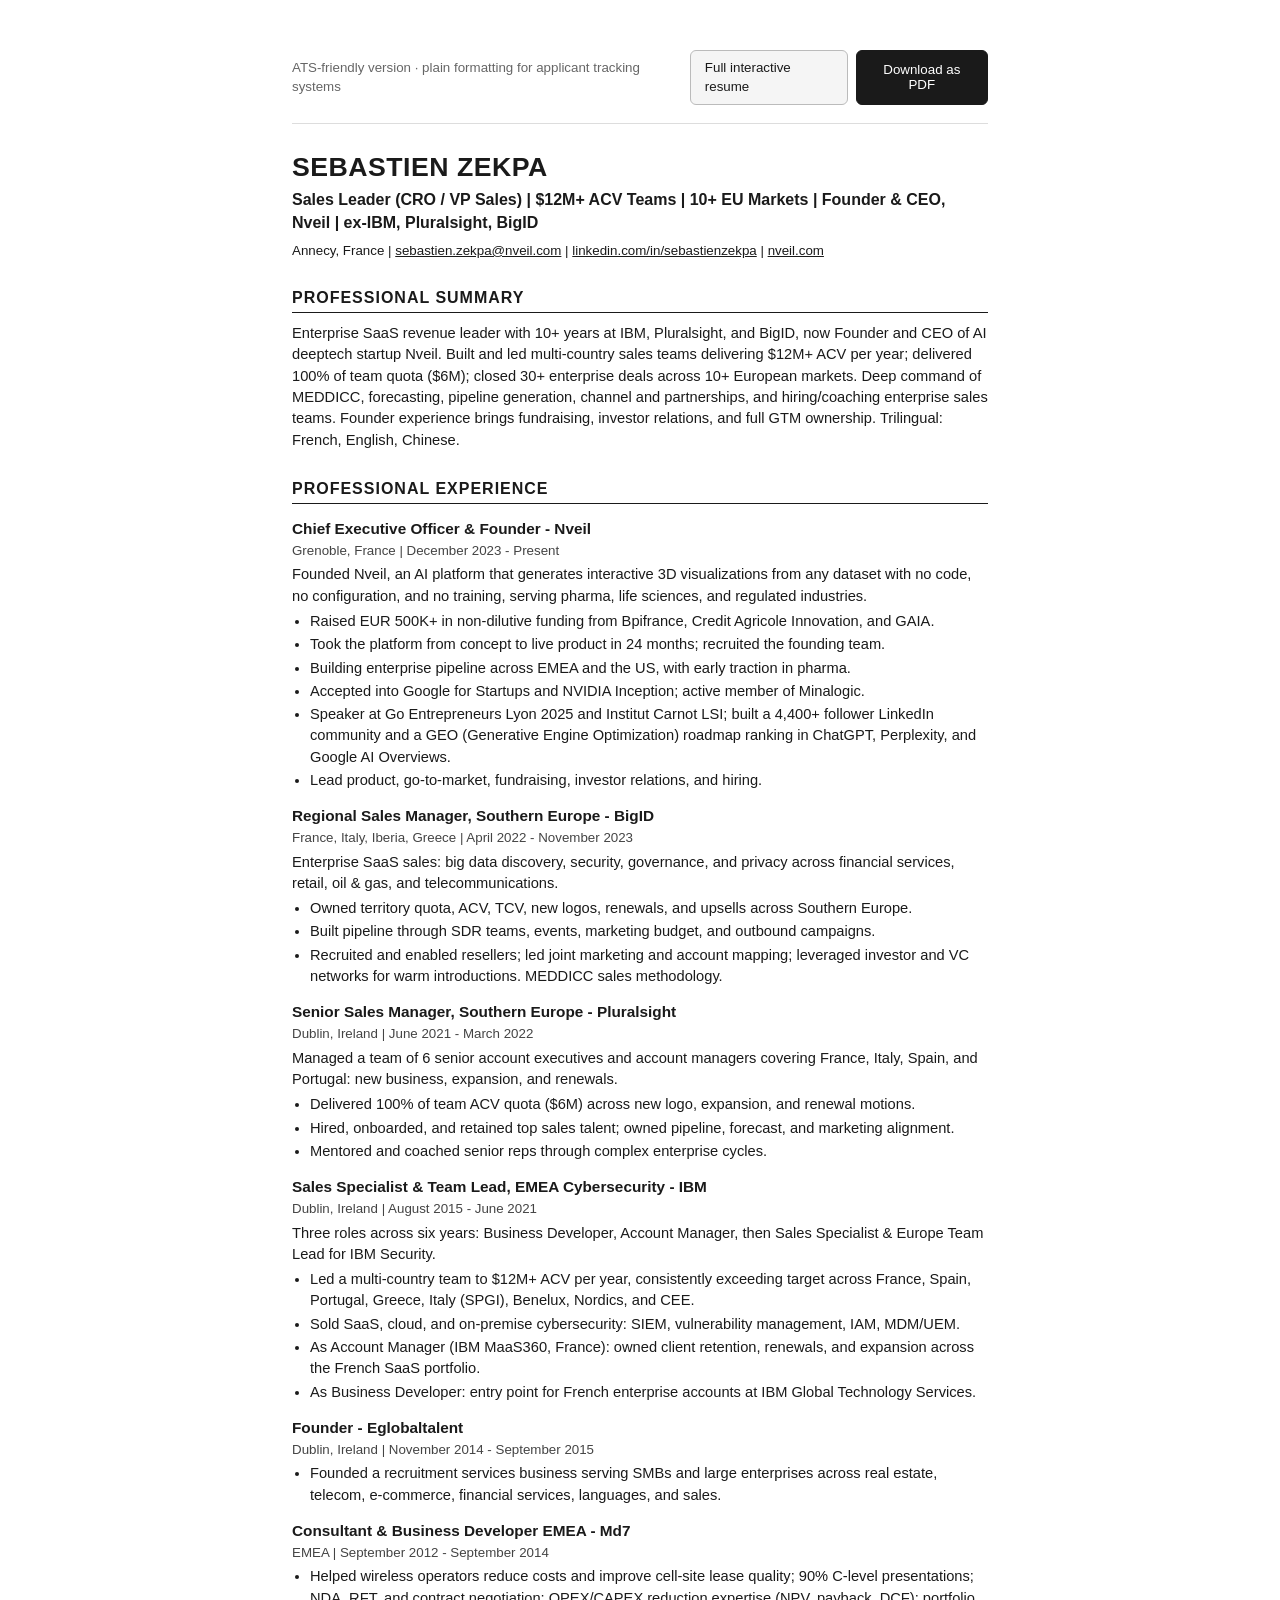
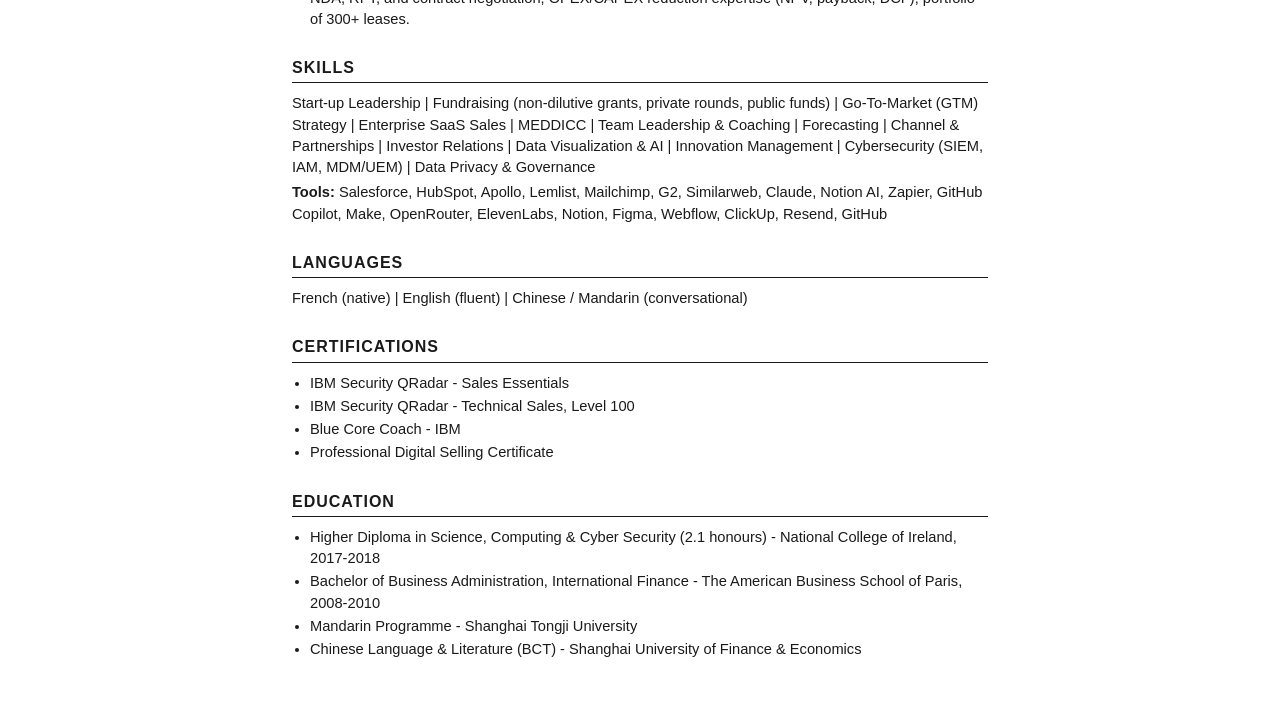
<file: ats.html>
<!doctype html>
<html lang="en">
<head>
<meta charset="utf-8" />
<title>Sebastien Zekpa - Resume (ATS Version)</title>
<meta name="viewport" content="width=device-width, initial-scale=1" />
<style>
  * { box-sizing: border-box; }
  html, body { margin: 0; padding: 0; background: #ffffff; color: #1a1a1a; }
  body { font-family: Arial, Helvetica, sans-serif; font-size: 11pt; line-height: 1.45; }
  .sheet { max-width: 760px; margin: 0 auto; padding: 40px 32px 64px; }

  .toolbar { display: flex; justify-content: space-between; align-items: center; gap: 12px; padding: 10px 0 18px; border-bottom: 1px solid #ddd; margin-bottom: 24px; }
  .toolbar span { font-size: 10pt; color: #666; }
  .toolbar div { display: flex; gap: 8px; }
  .toolbar a, .toolbar button { font-family: Arial, Helvetica, sans-serif; font-size: 10pt; padding: 7px 14px; border: 1px solid #bbb; border-radius: 6px; background: #f5f5f5; color: #1a1a1a; cursor: pointer; text-decoration: none; }
  .toolbar button { background: #1a1a1a; color: #fff; border-color: #1a1a1a; }

  h1 { font-size: 20pt; margin: 0 0 2px; letter-spacing: 0.5px; }
  .headline { font-size: 12pt; font-weight: bold; margin: 0 0 6px; }
  .contact { font-size: 10pt; margin: 0 0 4px; }
  .contact a { color: #1a1a1a; }

  h2 { font-size: 12pt; text-transform: uppercase; letter-spacing: 1px; border-bottom: 1.5px solid #1a1a1a; padding-bottom: 3px; margin: 26px 0 10px; }
  h3 { font-size: 11.5pt; margin: 14px 0 1px; }
  .meta { font-size: 10pt; color: #444; margin: 0 0 4px; }
  p { margin: 4px 0; }
  ul { margin: 4px 0 0; padding-left: 18px; }
  li { margin: 2px 0; }

  @page { size: A4; margin: 16mm 14mm; }
  @media print {
    .toolbar { display: none; }
    .sheet { max-width: 100%; padding: 0; }
    body { font-size: 10.5pt; }
    h3 { page-break-after: avoid; }
    li { page-break-inside: avoid; }
  }
</style>
</head>
<body>
<div class="sheet">

  <div class="toolbar">
    <span>ATS-friendly version &middot; plain formatting for applicant tracking systems</span>
    <div>
      <a href="index.html">Full interactive resume</a>
      <button onclick="window.print()">Download as PDF</button>
    </div>
  </div>

  <h1>SEBASTIEN ZEKPA</h1>
  <p class="headline">Sales Leader (CRO / VP Sales) | $12M+ ACV Teams | 10+ EU Markets | Founder &amp; CEO, Nveil | ex-IBM, Pluralsight, BigID</p>
  <p class="contact">Annecy, France | <a href="mailto:sebastien.zekpa@nveil.com">sebastien.zekpa@nveil.com</a> | <a href="https://www.linkedin.com/in/sebastienzekpa">linkedin.com/in/sebastienzekpa</a> | <a href="https://nveil.com">nveil.com</a></p>

  <h2>Professional Summary</h2>
  <p>Enterprise SaaS revenue leader with 10+ years at IBM, Pluralsight, and BigID, now Founder and CEO of AI deeptech startup Nveil. Built and led multi-country sales teams delivering $12M+ ACV per year; delivered 100% of team quota ($6M); closed 30+ enterprise deals across 10+ European markets. Deep command of MEDDICC, forecasting, pipeline generation, channel and partnerships, and hiring/coaching enterprise sales teams. Founder experience brings fundraising, investor relations, and full GTM ownership. Trilingual: French, English, Chinese.</p>

  <h2>Professional Experience</h2>

  <h3>Chief Executive Officer &amp; Founder - Nveil</h3>
  <p class="meta">Grenoble, France | December 2023 - Present</p>
  <p>Founded Nveil, an AI platform that generates interactive 3D visualizations from any dataset with no code, no configuration, and no training, serving pharma, life sciences, and regulated industries.</p>
  <ul>
    <li>Raised EUR 500K+ in non-dilutive funding from Bpifrance, Credit Agricole Innovation, and GAIA.</li>
    <li>Took the platform from concept to live product in 24 months; recruited the founding team.</li>
    <li>Building enterprise pipeline across EMEA and the US, with early traction in pharma.</li>
    <li>Accepted into Google for Startups and NVIDIA Inception; active member of Minalogic.</li>
    <li>Speaker at Go Entrepreneurs Lyon 2025 and Institut Carnot LSI; built a 4,400+ follower LinkedIn community and a GEO (Generative Engine Optimization) roadmap ranking in ChatGPT, Perplexity, and Google AI Overviews.</li>
    <li>Lead product, go-to-market, fundraising, investor relations, and hiring.</li>
  </ul>

  <h3>Regional Sales Manager, Southern Europe - BigID</h3>
  <p class="meta">France, Italy, Iberia, Greece | April 2022 - November 2023</p>
  <p>Enterprise SaaS sales: big data discovery, security, governance, and privacy across financial services, retail, oil &amp; gas, and telecommunications.</p>
  <ul>
    <li>Owned territory quota, ACV, TCV, new logos, renewals, and upsells across Southern Europe.</li>
    <li>Built pipeline through SDR teams, events, marketing budget, and outbound campaigns.</li>
    <li>Recruited and enabled resellers; led joint marketing and account mapping; leveraged investor and VC networks for warm introductions. MEDDICC sales methodology.</li>
  </ul>

  <h3>Senior Sales Manager, Southern Europe - Pluralsight</h3>
  <p class="meta">Dublin, Ireland | June 2021 - March 2022</p>
  <p>Managed a team of 6 senior account executives and account managers covering France, Italy, Spain, and Portugal: new business, expansion, and renewals.</p>
  <ul>
    <li>Delivered 100% of team ACV quota ($6M) across new logo, expansion, and renewal motions.</li>
    <li>Hired, onboarded, and retained top sales talent; owned pipeline, forecast, and marketing alignment.</li>
    <li>Mentored and coached senior reps through complex enterprise cycles.</li>
  </ul>

  <h3>Sales Specialist &amp; Team Lead, EMEA Cybersecurity - IBM</h3>
  <p class="meta">Dublin, Ireland | August 2015 - June 2021</p>
  <p>Three roles across six years: Business Developer, Account Manager, then Sales Specialist &amp; Europe Team Lead for IBM Security.</p>
  <ul>
    <li>Led a multi-country team to $12M+ ACV per year, consistently exceeding target across France, Spain, Portugal, Greece, Italy (SPGI), Benelux, Nordics, and CEE.</li>
    <li>Sold SaaS, cloud, and on-premise cybersecurity: SIEM, vulnerability management, IAM, MDM/UEM.</li>
    <li>As Account Manager (IBM MaaS360, France): owned client retention, renewals, and expansion across the French SaaS portfolio.</li>
    <li>As Business Developer: entry point for French enterprise accounts at IBM Global Technology Services.</li>
  </ul>

  <h3>Founder - Eglobaltalent</h3>
  <p class="meta">Dublin, Ireland | November 2014 - September 2015</p>
  <ul>
    <li>Founded a recruitment services business serving SMBs and large enterprises across real estate, telecom, e-commerce, financial services, languages, and sales.</li>
  </ul>

  <h3>Consultant &amp; Business Developer EMEA - Md7</h3>
  <p class="meta">EMEA | September 2012 - September 2014</p>
  <ul>
    <li>Helped wireless operators reduce costs and improve cell-site lease quality; 90% C-level presentations; NDA, RFT, and contract negotiation; OPEX/CAPEX reduction expertise (NPV, payback, DCF); portfolio of 300+ leases.</li>
  </ul>

  <h2>Skills</h2>
  <p>Start-up Leadership | Fundraising (non-dilutive grants, private rounds, public funds) | Go-To-Market (GTM) Strategy | Enterprise SaaS Sales | MEDDICC | Team Leadership &amp; Coaching | Forecasting | Channel &amp; Partnerships | Investor Relations | Data Visualization &amp; AI | Innovation Management | Cybersecurity (SIEM, IAM, MDM/UEM) | Data Privacy &amp; Governance</p>
  <p><strong>Tools:</strong> Salesforce, HubSpot, Apollo, Lemlist, Mailchimp, G2, Similarweb, Claude, Notion AI, Zapier, GitHub Copilot, Make, OpenRouter, ElevenLabs, Notion, Figma, Webflow, ClickUp, Resend, GitHub</p>

  <h2>Languages</h2>
  <p>French (native) | English (fluent) | Chinese / Mandarin (conversational)</p>

  <h2>Certifications</h2>
  <ul>
    <li>IBM Security QRadar - Sales Essentials</li>
    <li>IBM Security QRadar - Technical Sales, Level 100</li>
    <li>Blue Core Coach - IBM</li>
    <li>Professional Digital Selling Certificate</li>
  </ul>

  <h2>Education</h2>
  <ul>
    <li>Higher Diploma in Science, Computing &amp; Cyber Security (2.1 honours) - National College of Ireland, 2017-2018</li>
    <li>Bachelor of Business Administration, International Finance - The American Business School of Paris, 2008-2010</li>
    <li>Mandarin Programme - Shanghai Tongji University</li>
    <li>Chinese Language &amp; Literature (BCT) - Shanghai University of Finance &amp; Economics</li>
  </ul>

</div>
</body>
</html>
</file>
